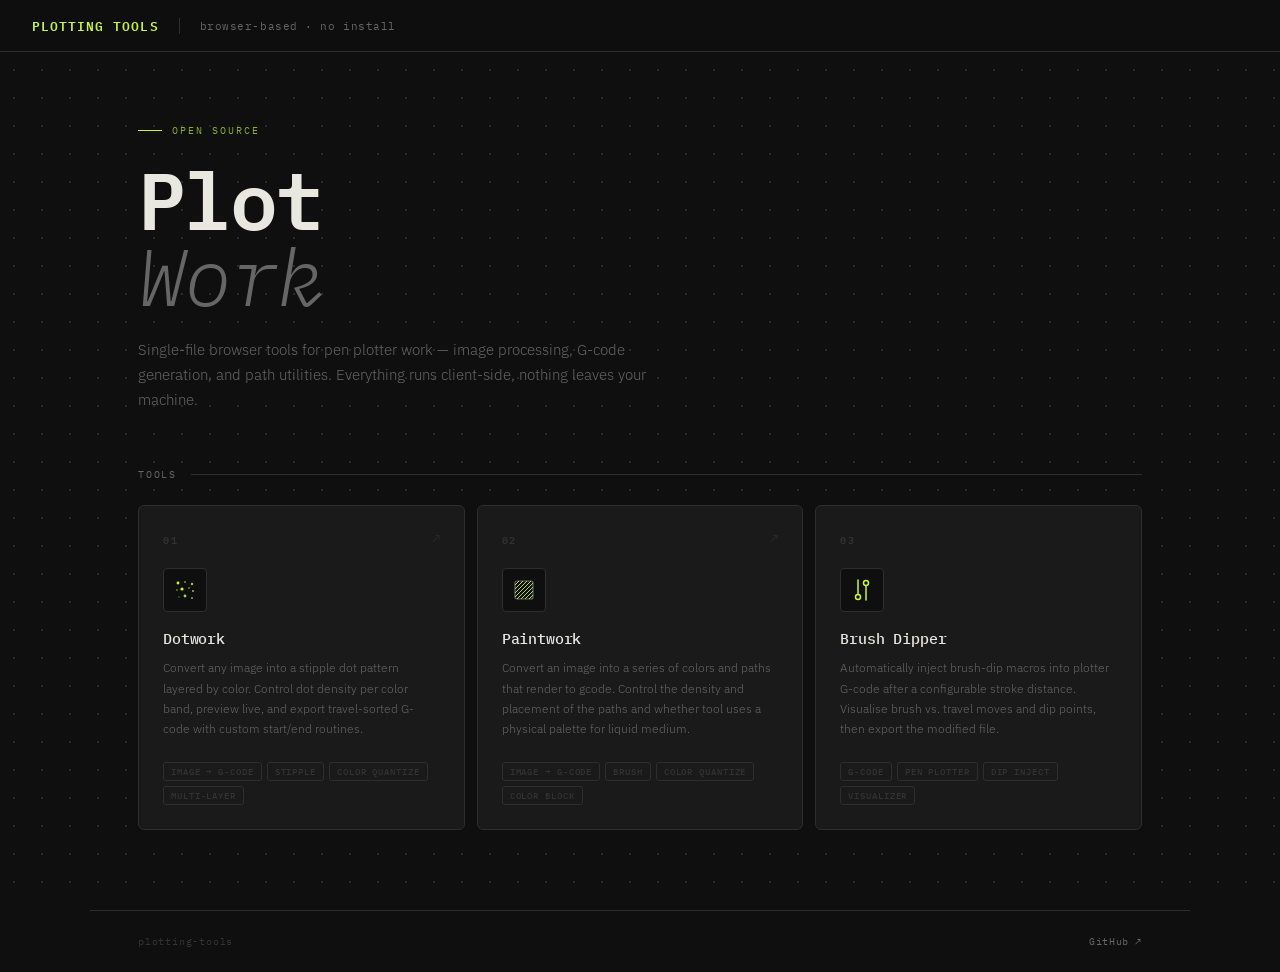
<file: index.html>
<!DOCTYPE html>
<html lang="en">
<head>
<meta charset="UTF-8">
<meta name="viewport" content="width=device-width, initial-scale=1.0">
<title>Plotting Tools</title>
<style>
@import url('https://fonts.googleapis.com/css2?family=IBM+Plex+Mono:ital,wght@0,300;0,400;0,500;0,600;1,400&family=IBM+Plex+Sans:wght@300;400&display=swap');

*, *::before, *::after { box-sizing: border-box; margin: 0; padding: 0; }

:root {
  --bg:           #0f0f0f;
  --surface:      #1a1a1a;
  --surface2:     #222;
  --border:       #2e2e2e;
  --border-hi:    #444;
  --accent:       #c8f542;
  --accent-glow:  rgba(200,245,66,0.12);
  --accent-dim:   #8ab02e;
  --text:         #e8e8e0;
  --text-muted:   #666;
  --text-dim:     #333;
  --mono:         'IBM Plex Mono', monospace;
  --sans:         'IBM Plex Sans', sans-serif;
  --r:            6px;
}

html { scroll-behavior: smooth; }

body {
  background: var(--bg);
  color: var(--text);
  font-family: var(--mono);
  min-height: 100vh;
  /* dot-grid background */
  background-image: radial-gradient(circle, #2a2a2a 1px, transparent 1px);
  background-size: 28px 28px;
  background-attachment: fixed;
}

/* ── top bar (matches app header) ── */
.topbar {
  position: sticky;
  top: 0;
  z-index: 100;
  background: rgba(15,15,15,0.92);
  backdrop-filter: blur(10px);
  -webkit-backdrop-filter: blur(10px);
  border-bottom: 1px solid var(--border);
  padding: 0 32px;
  height: 52px;
  display: flex;
  align-items: center;
  gap: 20px;
}

.topbar-logo {
  font-size: 13px;
  font-weight: 600;
  letter-spacing: 0.08em;
  color: var(--accent);
  text-decoration: none;
}

.topbar-sep {
  width: 1px;
  height: 16px;
  background: var(--border);
}

.topbar-sub {
  font-size: 11px;
  color: var(--text-muted);
  letter-spacing: 0.05em;
}

.topbar-spacer { flex: 1; }

/* ── hero ── */
.hero {
  padding: 72px 48px 56px;
  max-width: 1100px;
  margin: 0 auto;
  opacity: 0;
  animation: rise 0.55s cubic-bezier(0.22,1,0.36,1) 0.05s forwards;
}

.hero-eyebrow {
  display: flex;
  align-items: center;
  gap: 10px;
  margin-bottom: 24px;
}

.hero-eyebrow::before {
  content: '';
  display: block;
  width: 24px;
  height: 1px;
  background: var(--accent);
}

.hero-eyebrow span {
  font-size: 10px;
  letter-spacing: 0.2em;
  text-transform: uppercase;
  color: var(--accent-dim);
}

.hero h1 {
  font-size: clamp(44px, 6.5vw, 80px);
  font-weight: 600;
  letter-spacing: -0.025em;
  line-height: 0.95;
  color: var(--text);
  margin-bottom: 24px;
}

.hero h1 i {
  font-style: italic;
  font-weight: 300;
  color: var(--text-muted);
}

.hero-desc {
  font-family: var(--sans);
  font-weight: 300;
  font-size: 15px;
  color: var(--text-muted);
  line-height: 1.65;
  max-width: 520px;
}

/* ── section ── */
.section {
  max-width: 1100px;
  margin: 0 auto;
  padding: 0 48px 80px;
}

.section-head {
  display: flex;
  align-items: center;
  gap: 14px;
  margin-bottom: 24px;
  opacity: 0;
  animation: rise 0.4s ease 0.25s forwards;
}

.section-head-label {
  font-size: 10px;
  letter-spacing: 0.18em;
  text-transform: uppercase;
  color: var(--text-muted);
  white-space: nowrap;
}

.section-head-line {
  flex: 1;
  height: 1px;
  background: var(--border);
}

/* ── tool grid ── */
.tool-grid {
  display: grid;
  grid-template-columns: repeat(auto-fill, minmax(300px, 1fr));
  gap: 12px;
}

/* ── tool card ── */
.tool-card {
  background: var(--surface);
  border: 1px solid var(--border);
  border-radius: var(--r);
  padding: 24px;
  text-decoration: none;
  color: inherit;
  display: flex;
  flex-direction: column;
  gap: 0;
  position: relative;
  overflow: hidden;
  transition: border-color 0.15s, background 0.15s, transform 0.15s;
  cursor: pointer;
  opacity: 0;
  animation: rise 0.4s cubic-bezier(0.22,1,0.36,1) forwards;
}

.tool-card:hover {
  border-color: var(--border-hi);
  background: var(--surface2);
  transform: translateY(-2px);
}

.tool-card:hover .card-glow { opacity: 1; }
.tool-card:hover .card-num  { color: var(--accent); }
.tool-card:hover .card-arrow { transform: translate(2px,-2px); opacity: 1; }
.tool-card:hover .card-title { color: var(--accent); }

/* accent glow top-left corner */
.card-glow {
  position: absolute;
  top: 0; left: 0;
  width: 180px; height: 180px;
  background: radial-gradient(ellipse at top left, var(--accent-glow), transparent 70%);
  opacity: 0;
  transition: opacity 0.25s;
  pointer-events: none;
}

.card-header {
  display: flex;
  align-items: center;
  justify-content: space-between;
  margin-bottom: 20px;
}

.card-num {
  font-size: 10px;
  font-weight: 600;
  letter-spacing: 0.15em;
  color: var(--text-dim);
  transition: color 0.15s;
}

.card-arrow {
  font-size: 14px;
  color: var(--text-dim);
  opacity: 0.6;
  transition: transform 0.2s ease, opacity 0.15s;
  line-height: 1;
}

/* icon area */
.card-icon-wrap {
  width: 44px;
  height: 44px;
  margin-bottom: 18px;
  border: 1px solid var(--border);
  border-radius: 4px;
  display: flex;
  align-items: center;
  justify-content: center;
  background: var(--bg);
}

.card-icon-wrap svg { width: 24px; height: 24px; }

.card-title {
  font-size: 15px;
  font-weight: 500;
  letter-spacing: -0.01em;
  color: var(--text);
  margin-bottom: 10px;
  line-height: 1.2;
  transition: color 0.15s;
}

.card-desc {
  font-family: var(--sans);
  font-weight: 300;
  font-size: 12px;
  color: var(--text-muted);
  line-height: 1.7;
  flex: 1;
  margin-bottom: 22px;
}

.card-tags {
  display: flex;
  flex-wrap: wrap;
  gap: 5px;
}

.tag {
  font-size: 9px;
  font-weight: 500;
  letter-spacing: 0.1em;
  text-transform: uppercase;
  color: var(--text-dim);
  border: 1px solid var(--border);
  border-radius: 3px;
  padding: 3px 7px;
}

/* ── coming soon card variant ── */
.tool-card.soon {
  opacity: 0;
  animation: rise 0.4s cubic-bezier(0.22,1,0.36,1) forwards;
  cursor: default;
  pointer-events: none;
}

.tool-card.soon .card-title { color: var(--text-dim); }
.tool-card.soon .card-desc  { color: var(--text-dim); }
.tool-card.soon .card-icon-wrap { opacity: 0.35; }

.soon-badge {
  font-size: 9px;
  font-weight: 500;
  letter-spacing: 0.12em;
  text-transform: uppercase;
  color: var(--accent-dim);
  border: 1px solid var(--accent-dim);
  border-radius: 3px;
  padding: 3px 8px;
  width: fit-content;
  margin-bottom: 22px;
}

/* ── footer ── */
footer {
  border-top: 1px solid var(--border);
  padding: 24px 48px;
  max-width: 1100px;
  margin: 0 auto;
  display: flex;
  align-items: center;
  justify-content: space-between;
  opacity: 0;
  animation: rise 0.4s ease 0.8s forwards;
}

.footer-left {
  font-size: 10px;
  letter-spacing: 0.08em;
  color: var(--text-dim);
}

.footer-right {
  display: flex;
  gap: 20px;
  font-size: 10px;
  letter-spacing: 0.06em;
  color: var(--text-dim);
}

.footer-right a {
  color: var(--text-muted);
  text-decoration: none;
  transition: color 0.12s;
}

.footer-right a:hover { color: var(--accent); }

/* ── keyframes ── */
@keyframes rise {
  from { opacity: 0; transform: translateY(10px); }
  to   { opacity: 1; transform: translateY(0); }
}

/* stagger cards */
.tool-card:nth-child(1) { animation-delay: 0.30s; }
.tool-card:nth-child(2) { animation-delay: 0.38s; }
.tool-card:nth-child(3) { animation-delay: 0.46s; }
.tool-card:nth-child(4) { animation-delay: 0.54s; }
.tool-card:nth-child(5) { animation-delay: 0.62s; }
.tool-card:nth-child(6) { animation-delay: 0.70s; }

@media (max-width: 600px) {
  .hero      { padding: 48px 24px 40px; }
  .section   { padding: 0 24px 60px; }
  .topbar    { padding: 0 20px; }
  footer     { padding: 24px; flex-direction: column; gap: 12px; align-items: flex-start; }
}
</style>
</head>
<body>

<!-- top bar -->
<div class="topbar">
  <span class="topbar-logo">PLOTTING TOOLS</span>
  <div class="topbar-sep"></div>
  <span class="topbar-sub">browser-based · no install</span>
  <div class="topbar-spacer"></div>
</div>

<!-- hero -->
<div class="hero">
  <div class="hero-eyebrow"><span>open source</span></div>
  <h1>Plot<br><i>Work</i></h1>
  <p class="hero-desc">Single-file browser tools for pen plotter work — image processing, G-code generation, and path utilities. Everything runs client-side, nothing leaves your machine.</p>
</div>

<!-- tools section -->
<div class="section">
  <div class="section-head">
    <span class="section-head-label">Tools</span>
    <div class="section-head-line"></div>
  </div>

  <div class="tool-grid" id="toolGrid">

    <!-- ── 01 Dotwork / Gcode ── -->
    <a class="tool-card" href="tools/dotwork.html">
      <div class="card-glow"></div>
      <div class="card-header">
        <span class="card-num">01</span>
        <span class="card-arrow">↗</span>
      </div>

      <div class="card-icon-wrap">
        <!-- stipple dots icon -->
        <svg viewBox="0 0 24 24" fill="none" xmlns="http://www.w3.org/2000/svg" aria-hidden="true">
          <circle cx="5"  cy="5"  r="1.4" fill="#c8f542"/>
          <circle cx="12" cy="4"  r="1.0" fill="#c8f542" opacity=".6"/>
          <circle cx="19" cy="6"  r="1.2" fill="#c8f542" opacity=".8"/>
          <circle cx="4"  cy="12" r="0.9" fill="#c8f542" opacity=".5"/>
          <circle cx="9"  cy="11" r="1.6" fill="#c8f542"/>
          <circle cx="16" cy="10" r="0.9" fill="#c8f542" opacity=".55"/>
          <circle cx="20" cy="13" r="1.1" fill="#c8f542" opacity=".7"/>
          <circle cx="6"  cy="19" r="0.8" fill="#c8f542" opacity=".45"/>
          <circle cx="12" cy="18" r="1.4" fill="#c8f542" opacity=".85"/>
          <circle cx="19" cy="20" r="1.1" fill="#c8f542" opacity=".65"/>
        </svg>
      </div>

      <div class="card-title">Dotwork</div>
      <p class="card-desc">Convert any image into a stipple dot pattern layered by color. Control dot density per color band, preview live, and export travel-sorted G-code with custom start/end routines.</p>
      <div class="card-tags">
        <span class="tag">Image → G-code</span>
        <span class="tag">Stipple</span>
        <span class="tag">Color quantize</span>
        <span class="tag">Multi-layer</span>
      </div>
    </a>

    <a class="tool-card" href="tools/paintwork.html">
      <div class="card-glow"></div>
      <div class="card-header">
        <span class="card-num">02</span>
        <span class="card-arrow">↗</span>
      </div>

      <div class="card-icon-wrap">
        <!--  hatch icon -->
        <svg viewBox="0 0 24 24" fill="none" xmlns="http://www.w3.org/2000/svg" aria-hidden="true">
          <rect x="3" y="3" width="18" height="18" rx="2" stroke="#666" stroke-width="1.2"/>
          <line x1="7"  y1="3"  x2="3"  y2="7"  stroke="#c8f542" stroke-width="0.9"/>
          <line x1="11" y1="3"  x2="3"  y2="11" stroke="#c8f542" stroke-width="0.9"/>
          <line x1="15" y1="3"  x2="3"  y2="15" stroke="#c8f542" stroke-width="0.9"/>
          <line x1="19" y1="3"  x2="3"  y2="19" stroke="#c8f542" stroke-width="0.9"/>
          <line x1="21" y1="5"  x2="5"  y2="21" stroke="#c8f542" stroke-width="0.9"/>
          <line x1="21" y1="9"  x2="9"  y2="21" stroke="#c8f542" stroke-width="0.9"/>
          <line x1="21" y1="13" x2="13" y2="21" stroke="#c8f542" stroke-width="0.9"/>
          <line x1="21" y1="17" x2="17" y2="21" stroke="#c8f542" stroke-width="0.9"/>
        </svg>
      </div>

      <div class="card-title">Paintwork</div>
      <p class="card-desc">Convert an image into a series of colors and paths that render to gcode. Control the density and placement of the paths and whether tool uses a physical palette for liquid medium.</p>
      <div class="card-tags">
        <span class="tag">Image → G-code</span>
        <span class="tag">Brush</span>
        <span class="tag">Color quantize</span>
        <span class="tag">Color Block</span>
      </div>
    </a>

    <!-- ── 03 SVG Path Optimizer (soon) ── -->
    <!-- <div class="tool-card soon">
      <div class="card-header">
        <span class="card-num">02</span>
      </div>

      <div class="card-icon-wrap">
        <svg viewBox="0 0 24 24" fill="none" xmlns="http://www.w3.org/2000/svg" aria-hidden="true">
          <path d="M3 12 Q8 4 12 12 Q16 20 21 12" stroke="#666" stroke-width="1.5" fill="none" stroke-linecap="round"/>
          <circle cx="3"  cy="12" r="1.5" fill="#666"/>
          <circle cx="12" cy="12" r="1.5" fill="#666"/>
          <circle cx="21" cy="12" r="1.5" fill="#666"/>
        </svg>
      </div>

      <div class="card-title">Pathwork</div>
      <div class="soon-badge">Coming soon</div>
      <p class="card-desc">Create paths from SVG shapes and reorder them to minimise pen travel using a nearest-neighbour heuristic. Upload an SVG, preview the optimised route, download a plotter-ready file.</p>
      <div class="card-tags">
        <span class="tag">SVG</span>
        <span class="tag">Path sort</span>
        <span class="tag">Travel opt.</span>
      </div>
    </div> -->

    <!-- ── Brush Dipper ── -->
<a class="tool-card" href="tools/dipwork.html">
  <div class="card-glow"></div>
  <div class="card-header">
    <span class="card-num">03</span>
  </div>

  <div class="card-icon-wrap">
    <svg viewBox="0 0 24 24" fill="none" xmlns="http://www.w3.org/2000/svg" aria-hidden="true">
      <line x1="8" y1="2" x2="8" y2="16" stroke="#c8f542" stroke-width="1.5" stroke-linecap="round"/>
      <circle cx="8" cy="19" r="2.5" stroke="#c8f542" stroke-width="1.5" fill="none"/>
      <circle cx="16" cy="5" r="2.5" stroke="#c8f542" stroke-width="1.5" fill="none"/>
      <line x1="16" y1="8" x2="16" y2="22" stroke="#c8f542" stroke-width="1.5" stroke-linecap="round"/>
    </svg>
  </div>

  <div class="card-title">Brush Dipper</div>
  <p class="card-desc">Automatically inject brush-dip macros into plotter G-code after a configurable stroke distance. Visualise brush vs. travel moves and dip points, then export the modified file.</p>
  <div class="card-tags">
    <span class="tag">G-code</span>
    <span class="tag">Pen plotter</span>
    <span class="tag">Dip inject</span>
    <span class="tag">Visualizer</span>
  </div>
</a>

  </div>
</div>

<footer>
  <span class="footer-left">plotting-tools</span>
  <div class="footer-right">
    <a href="https://github.com/rilmar/PlotterPainter" target="_blank" rel="noopener">GitHub ↗</a>
  </div>
</footer>

<script>
  const live = document.querySelectorAll('#toolGrid a.tool-card').length;
  document.getElementById('liveCount').textContent = String(live).padStart(2, '0');
  document.getElementById('toolMeta').textContent = `${live} tool${live !== 1 ? 's' : ''} available`;
</script>

</body>
</html>
</file>
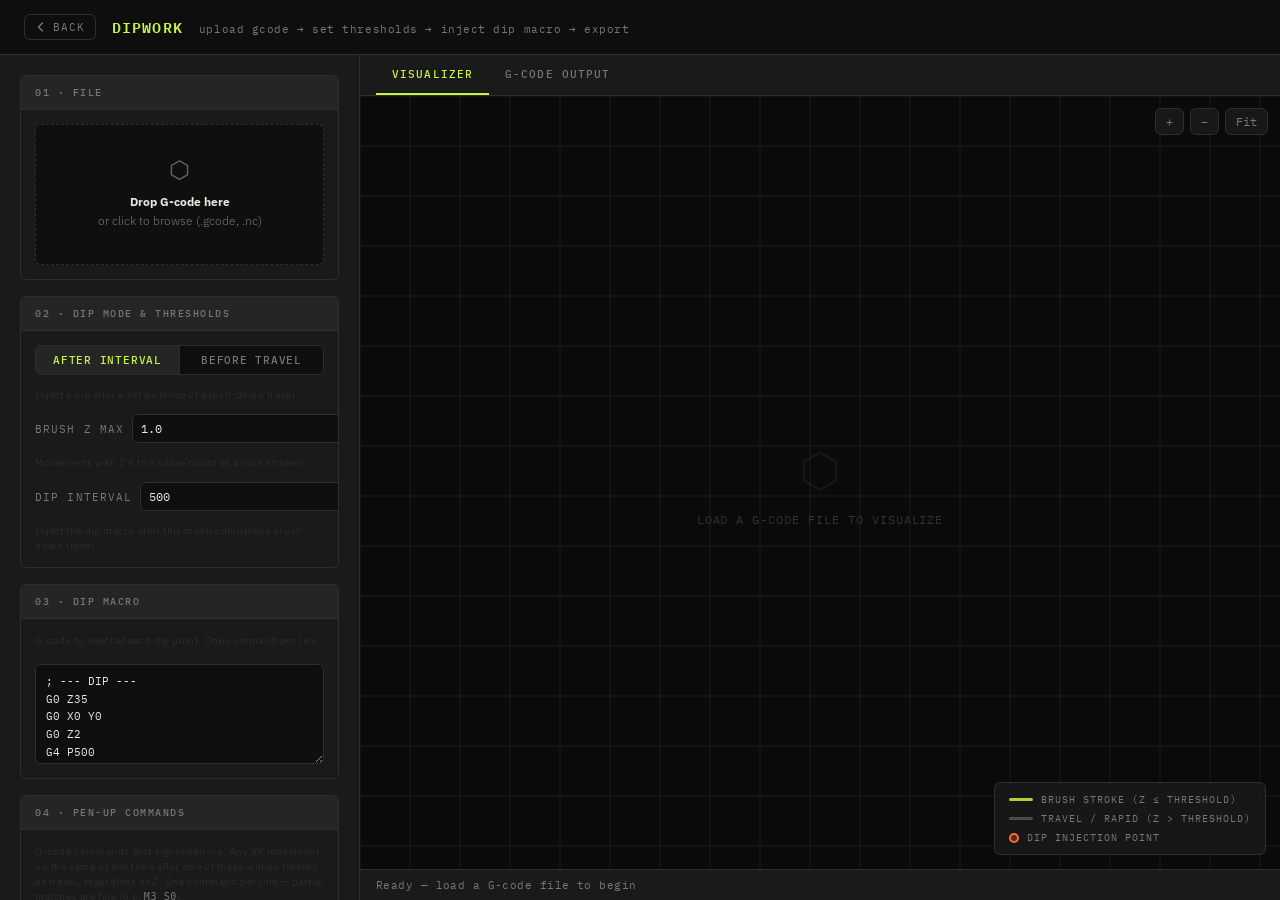
<file: tools/dipwork.html>
<!DOCTYPE html>
<html lang="en">
<head>
<meta charset="UTF-8">
<meta name="viewport" content="width=device-width, initial-scale=1.0">
<title>Brush Dipper / G-code Dip Injector</title>
<style>
@import url('https://fonts.googleapis.com/css2?family=IBM+Plex+Mono:ital,wght@0,300;0,400;0,500;0,600;1,300&family=IBM+Plex+Sans:wght@300;400&display=swap');

*, *::before, *::after { box-sizing: border-box; margin: 0; padding: 0; }

:root {
  --bg:         #0f0f0f;
  --surface:    #1a1a1a;
  --surface2:   #252525;
  --border:     #2e2e2e;
  --border-hi:  #444;
  --accent:     #c8f542;
  --accent-dim: #8ab02e;
  --text:       #e8e8e0;
  --text-muted: #777;
  --text-dim:   #333;
  --mono:       'IBM Plex Mono', monospace;
  --sans:       'IBM Plex Sans', sans-serif;
  --radius:     6px;
  --col-brush:  #c8f542;
  --col-travel: #444;
  --col-dip:    #ff6b35;
}

/* Lock the entire page to the viewport — nothing overflows the shell */
html, body {
  height: 100vh;
  overflow: hidden;
}
body {
  font-family: var(--mono);
  background: var(--bg);
  color: var(--text);
  display: flex;
  flex-direction: column;
  font-size: 14px;
}

/* ─── HEADER ─── */
header {
  padding: 14px 24px;
  border-bottom: 1px solid var(--border);
  background: rgba(15,15,15,0.96);
  display: flex;
  align-items: baseline;
  gap: 16px;
  flex-shrink: 0;
  backdrop-filter: blur(4px);
  z-index: 50;
}
header h1 {
  font-size: 15px;
  font-weight: 600;
  letter-spacing: 0.08em;
  color: var(--accent);
  text-transform: uppercase;
}
header span {
  font-size: 11px;
  color: var(--text-muted);
  letter-spacing: 0.05em;
}

/* ─── APP SHELL ─── */
/* Takes all remaining height after the header; never grows beyond it */
.app {
  display: grid;
  grid-template-columns: 360px 1fr;
  flex: 1;
  min-height: 0;        /* critical — lets flex child shrink below content size */
  overflow: hidden;
}

/* ─── SIDEBAR ─── */
.sidebar {
  background: var(--surface);
  border-right: 1px solid var(--border);
  padding: 20px;
  display: flex;
  flex-direction: column;
  gap: 16px;
  overflow-y: auto;     /* sidebar scrolls independently */
  min-height: 0;
}

/* ─── SECTIONS ─── */
.section {
  background: var(--surface);
  border: 1px solid var(--border);
  border-radius: var(--radius);
  overflow: hidden;
  flex-shrink: 0;
  opacity: 0;
  animation: rise 0.4s ease forwards;
}
.section:nth-child(1) { animation-delay: 0.05s; }
.section:nth-child(2) { animation-delay: 0.12s; }
.section:nth-child(3) { animation-delay: 0.19s; }
.section:nth-child(4) { animation-delay: 0.26s; }
.section:nth-child(5) { animation-delay: 0.33s; }
.section:nth-child(6) { animation-delay: 0.40s; }

@keyframes rise {
  from { opacity: 0; transform: translateY(10px); }
  to   { opacity: 1; transform: translateY(0); }
}

.section-head {
  padding: 10px 14px;
  background: var(--surface2);
  border-bottom: 1px solid var(--border);
  font-size: 10px;
  font-weight: 500;
  letter-spacing: 0.15em;
  color: var(--text-muted);
  text-transform: uppercase;
  display: flex;
  align-items: center;
  justify-content: space-between;
}
.section-body { padding: 14px; display: flex; flex-direction: column; gap: 12px; }

/* ─── DROP ZONE ─── */
.drop-zone {
  border: 1.5px dashed var(--border);
  border-radius: var(--radius);
  padding: 28px 16px;
  text-align: center;
  cursor: pointer;
  transition: border-color 0.15s, background 0.15s;
  background: var(--bg);
  position: relative;
}
.drop-zone:hover, .drop-zone.dragover {
  border-color: var(--accent);
  background: rgba(200,245,66,0.04);
}
.drop-zone .icon { font-size: 24px; margin-bottom: 8px; display: block; opacity: 0.4; }
.drop-zone p {
  font-size: 12px;
  color: var(--text-muted);
  line-height: 1.55;
  font-family: var(--sans);
  font-weight: 300;
}
.drop-zone strong { color: var(--text); }
.drop-zone input[type=file] {
  position: absolute; inset: 0; opacity: 0;
  cursor: pointer; width: 100%; height: 100%;
}
.drop-zone.loaded { border-color: var(--accent-dim); background: rgba(138,176,46,0.06); }
.file-name { font-size: 11px; color: var(--accent); margin-top: 6px; word-break: break-all; }

/* ─── CONTROLS ─── */
.input-row { display: flex; align-items: center; gap: 8px; }
.input-row label {
  font-size: 11px; color: var(--text-muted);
  text-transform: uppercase; letter-spacing: 0.1em;
  white-space: nowrap; flex: 1;
}
.input-row input { width: 90px; flex-shrink: 0; }
.input-unit { font-size: 11px; color: var(--text-dim); white-space: nowrap; }

input[type=number] {
  color: var(--text); background: var(--bg);
  border: 1px solid var(--border); border-radius: var(--radius);
  padding: 6px 8px; font-family: var(--mono); font-size: 12px;
  outline: none; transition: border-color 0.15s; -moz-appearance: textfield; width: 100%;
}
input[type=number]:focus { border-color: var(--accent); }
input::-webkit-outer-spin-button,
input::-webkit-inner-spin-button { -webkit-appearance: none; margin: 0; }

textarea {
  width: 100%; font-family: var(--mono); font-size: 11px; line-height: 1.6;
  color: var(--text); background: var(--bg); border: 1px solid var(--border);
  border-radius: var(--radius); padding: 8px 10px; resize: vertical;
  outline: none; transition: border-color 0.15s; min-height: 100px;
}
textarea:focus { border-color: var(--accent); }

/* ─── MODE TOGGLE ─── */
.mode-btn {
  flex: 1; padding: 7px 10px; font-family: var(--mono); font-size: 11px;
  font-weight: 500; letter-spacing: 0.07em; text-transform: uppercase;
  background: var(--bg); color: var(--text-muted); border: none;
  cursor: pointer; transition: background 0.12s, color 0.12s;
}
.mode-btn + .mode-btn { border-left: 1px solid var(--border); }
.mode-btn-active { background: var(--surface2); color: var(--accent); }

/* ─── BUTTONS ─── */
.btn {
  padding: 8px 16px; font-family: var(--mono); font-size: 12px;
  font-weight: 500; letter-spacing: 0.06em;
  border: 1px solid var(--accent); border-radius: var(--radius);
  background: var(--accent); color: #0f0f0f; cursor: pointer;
  transition: all 0.12s; text-transform: uppercase; width: 100%;
}
.btn:hover { background: #d4ff55; border-color: #d4ff55; }
.btn:active { transform: scale(0.98); }
.btn:disabled { opacity: 0.35; cursor: not-allowed; transform: none; }
.btn.secondary { background: transparent; color: var(--text-muted); border-color: var(--border); }
.btn.secondary:hover { color: var(--text); border-color: var(--border-hi); background: var(--surface2); }

/* ─── STATS ─── */
.stats-row { display: grid; grid-template-columns: 1fr 1fr; gap: 8px; }
.stat-box { background: var(--bg); border: 1px solid var(--border); border-radius: var(--radius); padding: 8px 10px; }
.stat-label { font-size: 9px; letter-spacing: 0.12em; text-transform: uppercase; color: var(--text-dim); margin-bottom: 3px; }
.stat-value { font-size: 14px; font-weight: 600; color: var(--accent); }

/* ─── MAIN COLUMN ─── */
.main {
  display: flex;
  flex-direction: column;
  overflow: hidden;   /* main column never scrolls as a whole */
  min-height: 0;
  background: var(--bg);
}

/* ─── TABS ─── */
.tabs {
  display: flex;
  border-bottom: 1px solid var(--border);
  background: var(--surface);
  padding: 0 16px;
  flex-shrink: 0;
}
.tab {
  padding: 12px 16px; font-size: 11px; font-weight: 500;
  letter-spacing: 0.1em; text-transform: uppercase; color: var(--text-muted);
  cursor: pointer; border-bottom: 2px solid transparent;
  border-top: none; border-left: none; border-right: none;
  background: none; font-family: var(--mono); transition: color 0.15s, border-color 0.15s;
}
.tab:hover { color: var(--text); }
.tab.active { color: var(--accent); border-bottom-color: var(--accent); }

/* Each tab panel fills the remaining height and clips; its children scroll */
.tab-panel {
  display: none;
  flex-direction: column;
  flex: 1;
  min-height: 0;      /* critical — without this, flex children ignore overflow */
  overflow: hidden;
}
.tab-panel.active { display: flex; }

/* ─── VISUALIZER TAB ─── */
.canvas-wrap {
  flex: 1;
  min-height: 0;
  overflow: hidden;
  position: relative;
  background: #0a0a0a;
}
#vizCanvas {
  display: block;
  width: 100%;
  height: 100%;
  cursor: grab;
}
#vizCanvas:active { cursor: grabbing; }

.canvas-legend {
  position: absolute; bottom: 14px; right: 14px;
  background: rgba(26,26,26,0.92); border: 1px solid var(--border);
  border-radius: var(--radius); padding: 10px 14px;
  display: flex; flex-direction: column; gap: 6px;
  backdrop-filter: blur(6px);
}
.legend-item {
  display: flex; align-items: center; gap: 8px;
  font-size: 10px; letter-spacing: 0.1em; text-transform: uppercase; color: var(--text-muted);
}
.legend-swatch { width: 24px; height: 3px; border-radius: 2px; flex-shrink: 0; }
.legend-dip-mark {
  width: 10px; height: 10px; border-radius: 50%; flex-shrink: 0;
  border: 2px solid var(--col-dip); background: rgba(255,107,53,0.25);
}

.canvas-controls { position: absolute; top: 12px; right: 12px; display: flex; gap: 6px; }
.canvas-btn {
  background: rgba(26,26,26,0.9); border: 1px solid var(--border);
  border-radius: var(--radius); color: var(--text-muted); font-family: var(--mono);
  font-size: 12px; padding: 5px 10px; cursor: pointer; transition: all 0.12s;
  backdrop-filter: blur(4px);
}
.canvas-btn:hover { border-color: var(--border-hi); color: var(--text); }

.empty-state {
  position: absolute; inset: 0;
  display: flex; flex-direction: column; align-items: center; justify-content: center;
  gap: 12px; color: var(--text-dim); pointer-events: none;
}
.empty-state .big-icon { font-size: 48px; opacity: 0.3; }
.empty-state p { font-size: 12px; letter-spacing: 0.08em; text-transform: uppercase; }

/* ─── GCODE TAB ─── */
/* The gcode tab panel is already a flex column that fills the available height.
   The toolbar is fixed height; the viewer takes all remaining space and scrolls. */
.gcode-toolbar {
  padding: 8px 14px; background: var(--surface2);
  border-bottom: 1px solid var(--border);
  display: flex; gap: 8px; align-items: center; flex-shrink: 0;
}
.gcode-toolbar-spacer { flex: 1; }

.gcode-viewer {
  display: flex;
  flex-direction: row;
  flex: 1;
  min-height: 0;       /* lets it shrink to fit the panel */
  overflow: hidden;
  font-family: var(--mono);
  font-size: 11px;
  line-height: 1.6;
  background: var(--surface);
}

/* Line numbers: no independent scroll — they mirror the code pane via JS */
.gcode-linenos {
  flex-shrink: 0;
  width: 55px;
  padding: 10px 8px 10px 12px;
  background: var(--bg);
  border-right: 1px solid var(--border);
  color: var(--text-dim);
  text-align: right;
  overflow: hidden;    /* hidden — scrollTop driven by JS to match code pane */
  user-select: none;
  white-space: pre;
}

/* Code pane: this is the only thing that actually scrolls */
.gcode-code {
  flex: 1;
  padding: 10px 14px;
  overflow: auto;      /* scrolls freely */
  white-space: pre;
}

/* gcode syntax colors */
.gc-normal  { color: var(--text-muted); }
.gc-brush   { color: var(--col-brush); }
.gc-travel  { color: #5a7a3a; }
.gc-dip     { color: var(--col-dip); }
.gc-comment { color: #3a5a3a; font-style: italic; }

/* ─── STATUS BAR ─── */
.status-bar {
  padding: 8px 16px; font-size: 11px; color: var(--text-muted);
  border-top: 1px solid var(--border); background: var(--surface);
  letter-spacing: 0.04em; flex-shrink: 0;
}
.status-bar span.v { color: var(--accent); }

/* ─── TAG ─── */
.tag {
  font-size: 9px; font-weight: 500; letter-spacing: 0.1em; text-transform: uppercase;
  color: var(--text-dim); border: 1px solid var(--border); border-radius: 3px; padding: 3px 7px;
}
.tag.accent { color: var(--accent-dim); border-color: var(--accent-dim); }

/* ─── SCROLLBARS ─── */
::-webkit-scrollbar { width: 6px; height: 6px; }
::-webkit-scrollbar-track { background: var(--bg); }
::-webkit-scrollbar-thumb { background: var(--border); border-radius: 3px; }
::-webkit-scrollbar-thumb:hover { background: var(--border-hi); }
</style>
</head>
<body>

<header>
  <a href="../index.html" style="display:flex;align-items:center;gap:6px;color:var(--text-muted);text-decoration:none;font-size:11px;letter-spacing:0.08em;text-transform:uppercase;border:1px solid var(--border);border-radius:var(--radius);padding:5px 10px;transition:color 0.15s,border-color 0.15s;flex-shrink:0;" onmouseover="this.style.color='var(--text)';this.style.borderColor='var(--border-hi)'" onmouseout="this.style.color='var(--text-muted)';this.style.borderColor='var(--border)'">
    <svg width="12" height="12" viewBox="0 0 12 12" fill="none" xmlns="http://www.w3.org/2000/svg" aria-hidden="true">
      <path d="M7.5 2L3.5 6L7.5 10" stroke="currentColor" stroke-width="1.5" stroke-linecap="round" stroke-linejoin="round"/>
    </svg>
    Back
  </a>
  <h1>Dipwork</h1>
  <span>upload gcode → set thresholds → inject dip macro → export</span>
</header>

<div class="app">

  <!-- ─── SIDEBAR ─── -->
  <div class="sidebar">

    <div class="section">
      <div class="section-head">01 · File</div>
      <div class="section-body">
        <div class="drop-zone" id="dropZone">
          <input type="file" id="fileInput" accept=".gcode,.nc,.cnc,.txt">
          <span class="icon">⬡</span>
          <p><strong>Drop G-code here</strong><br>or click to browse (.gcode, .nc)</p>
          <div class="file-name" id="fileName"></div>
        </div>
      </div>
    </div>

    <div class="section">
      <div class="section-head">02 · Dip Mode &amp; Thresholds</div>
      <div class="section-body">

        <!-- Mode toggle -->
        <div style="display:flex;gap:0;border:1px solid var(--border);border-radius:var(--radius);overflow:hidden;flex-shrink:0;">
          <button id="modeInterval" class="mode-btn mode-btn-active">After interval</button>
          <button id="modeTravel"   class="mode-btn">Before travel</button>
        </div>
        <div id="modeDesc" style="font-size:10px;color:var(--text-dim);letter-spacing:0.06em;line-height:1.5;font-family:var(--sans);font-weight:300;">
          Inject a dip after a set distance of brush-down travel.
        </div>

        <div class="input-row">
          <label>Brush Z Max</label>
          <input type="number" id="zThresh" value="1.0" step="0.1" min="-100" max="100">
          <span class="input-unit">mm</span>
        </div>
        <div style="font-size:10px;color:var(--text-dim);letter-spacing:0.06em;line-height:1.5;font-family:var(--sans);font-weight:300;">
          Movements with Z ≤ this value count as brush strokes.
        </div>

        <div class="input-row" id="dipDistRow">
          <label>Dip Interval</label>
          <input type="number" id="dipDist" value="500" step="10" min="1">
          <span class="input-unit">mm</span>
        </div>
        <div id="dipDistDesc" style="font-size:10px;color:var(--text-dim);letter-spacing:0.06em;line-height:1.5;font-family:var(--sans);font-weight:300;">
          Inject the dip macro after this much cumulative brush-down travel.
        </div>

      </div>
    </div>

    <div class="section">
      <div class="section-head">03 · Dip Macro</div>
      <div class="section-body">
        <div style="font-size:10px;color:var(--text-dim);letter-spacing:0.06em;line-height:1.5;font-family:var(--sans);font-weight:300;margin-bottom:4px;">
          G-code to inject at each dip point. One command per line.
        </div>
        <textarea id="dipMacro" spellcheck="false">; --- DIP ---
G0 Z35
G0 X0 Y0
G0 Z2
G4 P500
G0 Z35
; --- RESUME ---</textarea>
      </div>
    </div>

    <div class="section">
      <div class="section-head">04 · Pen-Up Commands</div>
      <div class="section-body">
        <div style="font-size:10px;color:var(--text-dim);letter-spacing:0.06em;line-height:1.5;font-family:var(--sans);font-weight:300;margin-bottom:4px;">
          G-code commands that signal pen-up. Any XY movement on the same or next line after one of these will be treated as travel, regardless of Z. One command per line — partial matches are fine (e.g. <code style="color:var(--text-muted)">M3 S0</code>).
        </div>
        <textarea id="penUpCmds" spellcheck="false" style="min-height:72px;">M3 S250</textarea>
      </div>
    </div>

    <div class="section">
      <div class="section-head">05 · Actions</div>
      <div class="section-body">
        <button class="btn" id="processBtn" disabled>Process G-code</button>
        <button class="btn secondary" id="exportBtn" disabled>Export Modified G-code</button>
      </div>
    </div>

    <div class="section">
      <div class="section-head">06 · Stats</div>
      <div class="section-body" style="gap:8px;">
        <div class="stats-row">
          <div class="stat-box"><div class="stat-label">Lines</div><div class="stat-value" id="statLines">—</div></div>
          <div class="stat-box"><div class="stat-label">Dip Points</div><div class="stat-value" id="statDips">—</div></div>
        </div>
        <div class="stats-row">
          <div class="stat-box"><div class="stat-label">Brush Dist</div><div class="stat-value" id="statBrush">—</div></div>
          <div class="stat-box"><div class="stat-label">Travel Dist</div><div class="stat-value" id="statTravel">—</div></div>
        </div>
        <div class="stats-row">
          <div class="stat-box" style="grid-column:1/-1;"><div class="stat-label">Total Moves</div><div class="stat-value" id="statMoves">—</div></div>
        </div>
      </div>
    </div>

  </div><!-- /sidebar -->

  <!-- ─── MAIN ─── -->
  <div class="main">

    <div class="tabs">
      <button class="tab active" data-tab="visualizer">Visualizer</button>
      <button class="tab" data-tab="gcode">G-code Output</button>
    </div>

    <!-- VISUALIZER PANEL -->
    <div class="tab-panel active" id="tab-visualizer">
      <div class="canvas-wrap">
        <canvas id="vizCanvas"></canvas>
        <div class="canvas-controls">
          <button class="canvas-btn" id="zoomIn">+</button>
          <button class="canvas-btn" id="zoomOut">−</button>
          <button class="canvas-btn" id="zoomFit">Fit</button>
        </div>
        <div class="canvas-legend">
          <div class="legend-item">
            <div class="legend-swatch" style="background:var(--col-brush);opacity:0.85;"></div>
            Brush stroke (Z ≤ threshold)
          </div>
          <div class="legend-item">
            <div class="legend-swatch" style="background:var(--col-travel);border:1px dashed #555;"></div>
            Travel / rapid (Z > threshold)
          </div>
          <div class="legend-item">
            <div class="legend-dip-mark"></div>
            Dip injection point
          </div>
        </div>
        <div class="empty-state" id="emptyState">
          <div class="big-icon">⬡</div>
          <p>Load a G-code file to visualize</p>
        </div>
      </div>
      <div class="status-bar" id="statusBar">Ready — load a G-code file to begin</div>
    </div>

    <!-- GCODE OUTPUT PANEL -->
    <div class="tab-panel" id="tab-gcode">
      <div class="gcode-toolbar">
        <span class="tag">Output Preview</span>
        <span style="font-size:10px;color:var(--text-dim);letter-spacing:0.06em;margin-left:8px;">Dip lines highlighted in orange</span>
        <div class="gcode-toolbar-spacer"></div>
        <span class="tag accent" id="dipCountTag">0 dip points</span>
      </div>
      <div class="gcode-viewer">
        <div class="gcode-linenos" id="gcodeLinenos"></div>
        <div class="gcode-code"    id="gcodeDisplay">
          <span style="color:var(--text-dim);letter-spacing:0.06em;">; Load and process a G-code file to see output here</span>
        </div>
      </div>
    </div>

  </div><!-- /main -->
</div><!-- /app -->

<script>
/* ═══════════════════════════════════════════════════════════
   STATE
═══════════════════════════════════════════════════════════ */
let rawLines      = [];
let parsedMoves   = [];
let processedLines = [];
let dipPoints     = [];
let stats         = {};
let dipMode       = 'interval'; // 'interval' | 'travel'

let pan  = { x: 0, y: 0 };
let zoom = 1;
let isDragging = false;
let lastMouse  = { x: 0, y: 0 };
let bounds = { minX: 0, minY: 0, maxX: 100, maxY: 100 };

/* ═══════════════════════════════════════════════════════════
   FILE LOADING
═══════════════════════════════════════════════════════════ */
const dropZone = document.getElementById('dropZone');
const fileInput = document.getElementById('fileInput');

dropZone.addEventListener('dragover', e => { e.preventDefault(); dropZone.classList.add('dragover'); });
dropZone.addEventListener('dragleave', () => dropZone.classList.remove('dragover'));
dropZone.addEventListener('drop', e => {
  e.preventDefault();
  dropZone.classList.remove('dragover');
  const file = e.dataTransfer.files[0];
  if (file) loadFile(file);
});
fileInput.addEventListener('change', e => { if (e.target.files[0]) loadFile(e.target.files[0]); });

function loadFile(file) {
  const reader = new FileReader();
  reader.onload = ev => {
    rawLines = ev.target.result.split('\n');
    document.getElementById('fileName').textContent = file.name;
    dropZone.classList.add('loaded');
    document.getElementById('processBtn').disabled = false;
    setStatus('Loaded: ' + file.name + ' — ' + rawLines.length + ' lines');
    processGcode();
  };
  reader.readAsText(file);
}

function setDipMode(mode) {
  dipMode = mode;
  document.getElementById('modeInterval').classList.toggle('mode-btn-active', mode === 'interval');
  document.getElementById('modeTravel').classList.toggle('mode-btn-active',   mode === 'travel');
  const distRow  = document.getElementById('dipDistRow');
  const distDesc = document.getElementById('dipDistDesc');
  const modeDesc = document.getElementById('modeDesc');
  if (mode === 'interval') {
    distRow.style.display  = '';
    distDesc.style.display = '';
    modeDesc.textContent   = 'Inject a dip after a set distance of brush-down travel.';
  } else {
    distRow.style.display  = 'none';
    distDesc.style.display = 'none';
    modeDesc.textContent   = 'Inject a dip before every transition from brush stroke to travel move.';
  }
  if (rawLines.length) processGcode();
}

function getPenUpPatterns() {
  return document.getElementById('penUpCmds').value
    .split('\n')
    .map(l => l.trim().toUpperCase())
    .filter(l => l.length > 0);
}

/* ═══════════════════════════════════════════════════════════
   GCODE PARSER
═══════════════════════════════════════════════════════════ */
function parseGcode(lines, penUpPatterns) {
  let x = 0, y = 0, z = 0;
  let penUp = false;   // true after a pen-up command, cleared after first XY move
  const moves = [];
  for (let i = 0; i < lines.length; i++) {
    const raw  = lines[i];
    const line = raw.split(';')[0].split('(')[0].trim().toUpperCase();
    if (!line) continue;

    // Check if this line contains a pen-up command
    const lineMatchesPenUp = penUpPatterns.some(p => line.includes(p));
    if (lineMatchesPenUp) { penUp = true; continue; }

    const isG0 = /^G0(\s|$)/.test(line) || /^G00(\s|$)/.test(line);
    const isG1 = /^G1(\s|$)/.test(line) || /^G01(\s|$)/.test(line);
    if (isG0 || isG1) {
      const xm = line.match(/X([-\d.]+)/);
      const ym = line.match(/Y([-\d.]+)/);
      const zm = line.match(/Z([-\d.]+)/);
      const nx = xm ? parseFloat(xm[1]) : x;
      const ny = ym ? parseFloat(ym[1]) : y;
      const nz = zm ? parseFloat(zm[1]) : z;
      const dx = nx - x, dy = ny - y;
      const hasXY = !!(xm || ym);

      moves.push({ x: nx, y: ny, z: nz, fromX: x, fromY: y,
                   dist: Math.sqrt(dx*dx + dy*dy), isG0, lineIdx: i,
                   isMove: hasXY, forcedTravel: hasXY && penUp });

      // Clear pen-up state once we've consumed an XY move
      if (hasXY) penUp = false;
      x = nx; y = ny; z = nz;
    }
  }
  return moves;
}

/* ═══════════════════════════════════════════════════════════
   PROCESS
═══════════════════════════════════════════════════════════ */
function processGcode() {
  if (!rawLines.length) return;
  const zThresh     = parseFloat(document.getElementById('zThresh').value);
  const dipDist     = parseFloat(document.getElementById('dipDist').value);
  const macro       = document.getElementById('dipMacro').value;
  const penUpPats   = getPenUpPatterns();

  parsedMoves = parseGcode(rawLines, penUpPats);

  dipPoints = [];
  const dipInsertions = new Map();

  if (dipMode === 'interval') {
    // ── Mode A: inject after N mm of brush travel ──
    let brushAccum = 0, lastDipAccum = 0;
    for (let i = 0; i < parsedMoves.length; i++) {
      const m = parsedMoves[i];
      if (!m.isMove) continue;
      const isBrush = m.z <= zThresh && !m.forcedTravel;
      if (isBrush && m.dist > 0) {
        brushAccum += m.dist;
        if (brushAccum - lastDipAccum >= dipDist) {
          const dipNum = dipPoints.length + 1;
          dipPoints.push({ x: m.x, y: m.y, moveIdx: i, lineIdx: m.lineIdx });
          dipInsertions.set(m.lineIdx, dipNum);
          lastDipAccum = brushAccum;
        }
      }
    }
  } else {
    // ── Mode B: inject before every brush→travel transition ──
    // Find the last brush move before each travel move (or forced-travel move).
    // We inject BEFORE the travel line, i.e. after the preceding brush line index.
    let lastBrushMove = null;
    for (let i = 0; i < parsedMoves.length; i++) {
      const m = parsedMoves[i];
      if (!m.isMove) continue;
      const isBrush = m.z <= zThresh && !m.forcedTravel;
      if (isBrush) {
        lastBrushMove = m;
      } else {
        // This is a travel move — if there was a preceding brush move, dip after it
        if (lastBrushMove && !dipInsertions.has(lastBrushMove.lineIdx)) {
          const dipNum = dipPoints.length + 1;
          dipPoints.push({ x: lastBrushMove.x, y: lastBrushMove.y, moveIdx: i, lineIdx: lastBrushMove.lineIdx });
          dipInsertions.set(lastBrushMove.lineIdx, dipNum);
        }
        lastBrushMove = null; // reset — don't re-dip for consecutive travel moves
      }
    }
  }

  const macroLines = macro.split('\n').map(l => l.trimEnd()).filter(l => l.length > 0);
  processedLines = [];
  for (let i = 0; i < rawLines.length; i++) {
    processedLines.push({ text: rawLines[i], isDip: false });
    if (dipInsertions.has(i)) {
      const n = dipInsertions.get(i);
      processedLines.push({ text: '; \u2550\u2550 DIP POINT ' + n + ' \u2550\u2550', isDip: true });
      for (const ml of macroLines) processedLines.push({ text: ml, isDip: true });
    }
  }

  let brushTotal = 0, travelTotal = 0;
  for (const m of parsedMoves) {
    if (!m.isMove) continue;
    if (m.z <= zThresh && !m.forcedTravel) brushTotal += m.dist;
    else travelTotal += m.dist;
  }
  stats = { lines: rawLines.length, dips: dipPoints.length,
            brush: brushTotal, travel: travelTotal,
            moves: parsedMoves.filter(m => m.isMove).length };

  updateStats();
  renderGcodeView();
  renderCanvas();
  document.getElementById('exportBtn').disabled = false;
}

/* ═══════════════════════════════════════════════════════════
   STATS
═══════════════════════════════════════════════════════════ */
function updateStats() {
  document.getElementById('statLines').textContent  = stats.lines.toLocaleString();
  document.getElementById('statDips').textContent   = stats.dips;
  document.getElementById('statBrush').textContent  = stats.brush.toFixed(0) + 'mm';
  document.getElementById('statTravel').textContent = stats.travel.toFixed(0) + 'mm';
  document.getElementById('statMoves').textContent  = stats.moves.toLocaleString();
  document.getElementById('dipCountTag').textContent = stats.dips + ' dip points';
  setStatus([
    ['lines', stats.lines],
    ['brush dist', stats.brush.toFixed(0) + 'mm'],
    ['travel dist', stats.travel.toFixed(0) + 'mm'],
    ['dip points', stats.dips]
  ]);
}

function setStatus(pairs) {
  const el = document.getElementById('statusBar');
  if (typeof pairs === 'string') { el.textContent = pairs; return; }
  el.innerHTML = pairs.map(([k,v]) => k + ': <span class="v">' + v + '</span>').join(' &nbsp;&middot;&nbsp; ');
}

/* ═══════════════════════════════════════════════════════════
   GCODE VIEW
═══════════════════════════════════════════════════════════ */
function renderGcodeView() {
  const linenos = document.getElementById('gcodeLinenos');
  const code    = document.getElementById('gcodeDisplay');
  if (!processedLines.length) return;

  const MAX   = 5000;
  const lines = processedLines.slice(0, MAX);
  const nos   = [], txt = [];

  lines.forEach((l, i) => {
    nos.push(i + 1);
    if (l.isDip) {
      txt.push('<span style="display:block;background:rgba(255,107,53,0.1);color:var(--col-dip);">' + escHtml(l.text) + '</span>');
    } else {
      txt.push('<span class="' + classifyLine(l.text) + '">' + escHtml(l.text) + '</span>');
    }
  });

  if (processedLines.length > MAX) {
    txt.push('<span class="gc-comment">; ... ' + (processedLines.length - MAX) + ' more lines truncated in preview ...</span>');
    nos.push('...');
  }

  linenos.textContent = nos.join('\n');
  code.innerHTML      = txt.join('\n');

  // Sync line-number scroll position to code pane scroll
  code.onscroll = () => { linenos.scrollTop = code.scrollTop; };
}

function classifyLine(text) {
  const t = text.trim().toUpperCase();
  if (t.startsWith(';') || t.startsWith('(')) return 'gc-comment';
  if (/^G0(\s|$)|^G00(\s|$)/.test(t)) return 'gc-travel';
  if (/^G1(\s|$)|^G01(\s|$)/.test(t)) return 'gc-brush';
  return 'gc-normal';
}
function escHtml(t) { return t.replace(/&/g,'&amp;').replace(/</g,'&lt;').replace(/>/g,'&gt;'); }

/* ═══════════════════════════════════════════════════════════
   CANVAS
═══════════════════════════════════════════════════════════ */
const canvas = document.getElementById('vizCanvas');
const ctx    = canvas.getContext('2d');

function resizeCanvas() {
  const wrap = canvas.parentElement;
  canvas.width  = wrap.clientWidth;
  canvas.height = wrap.clientHeight;
}

function fitView() {
  const moves = parsedMoves.filter(m => m.isMove);
  if (!moves.length) return;
  bounds.minX = Math.min(...moves.map(m => Math.min(m.x, m.fromX)));
  bounds.maxX = Math.max(...moves.map(m => Math.max(m.x, m.fromX)));
  bounds.minY = Math.min(...moves.map(m => Math.min(m.y, m.fromY)));
  bounds.maxY = Math.max(...moves.map(m => Math.max(m.y, m.fromY)));
  const pad = 40;
  const W = canvas.width  - pad * 2;
  const H = canvas.height - pad * 2;
  const gW = bounds.maxX - bounds.minX || 1;
  const gH = bounds.maxY - bounds.minY || 1;
  zoom  = Math.min(W / gW, H / gH) * 0.9;
  pan.x = pad + (W - gW * zoom) / 2 - bounds.minX * zoom;
  pan.y = pad + (H - gH * zoom) / 2 - bounds.minY * zoom;
}

function toScreen(gx, gy) { return { x: gx * zoom + pan.x, y: gy * zoom + pan.y }; }

function renderCanvas() {
  const empty = document.getElementById('emptyState');
  if (!parsedMoves.length) { empty.style.display = ''; return; }
  empty.style.display = 'none';
  resizeCanvas();
  fitView();
  drawFrame();
}

function drawFrame() {
  const zThresh = parseFloat(document.getElementById('zThresh').value);
  ctx.clearRect(0, 0, canvas.width, canvas.height);
  ctx.fillStyle = '#0a0a0a';
  ctx.fillRect(0, 0, canvas.width, canvas.height);
  drawGrid();
  if (!parsedMoves.length) return;

  for (const m of parsedMoves.filter(m => m.isMove)) {
    const from    = toScreen(m.fromX, m.fromY);
    const to      = toScreen(m.x,     m.y);
    const isBrush = m.z <= zThresh && !m.forcedTravel;
    ctx.beginPath();
    ctx.moveTo(from.x, from.y);
    ctx.lineTo(to.x,   to.y);
    if (isBrush) {
      ctx.strokeStyle = 'rgba(200,245,66,0.75)';
      ctx.lineWidth   = Math.max(1, zoom * 0.3);
      ctx.setLineDash([]);
    } else {
      ctx.strokeStyle = 'rgba(60,60,60,0.7)';
      ctx.lineWidth   = Math.max(0.5, zoom * 0.15);
      ctx.setLineDash([4, 4]);
    }
    ctx.stroke();
    ctx.setLineDash([]);
  }

  for (const dp of dipPoints) {
    const pt = toScreen(dp.x, dp.y);
    const r  = Math.max(4, zoom * 0.5);
    const grd = ctx.createRadialGradient(pt.x, pt.y, 0, pt.x, pt.y, r * 2.5);
    grd.addColorStop(0, 'rgba(255,107,53,0.4)');
    grd.addColorStop(1, 'rgba(255,107,53,0)');
    ctx.beginPath(); ctx.arc(pt.x, pt.y, r * 2.5, 0, Math.PI * 2);
    ctx.fillStyle = grd; ctx.fill();
    ctx.beginPath(); ctx.arc(pt.x, pt.y, r, 0, Math.PI * 2);
    ctx.strokeStyle = '#ff6b35'; ctx.lineWidth = 1.5; ctx.stroke();
    ctx.beginPath(); ctx.arc(pt.x, pt.y, r * 0.4, 0, Math.PI * 2);
    ctx.fillStyle = '#ff6b35'; ctx.fill();
  }
}

function drawGrid() {
  const step = 50;
  ctx.strokeStyle = 'rgba(46,46,46,0.5)';
  ctx.lineWidth = 1;
  for (let x = ((pan.x % step) + step) % step; x < canvas.width;  x += step) {
    ctx.beginPath(); ctx.moveTo(x, 0); ctx.lineTo(x, canvas.height); ctx.stroke();
  }
  for (let y = ((pan.y % step) + step) % step; y < canvas.height; y += step) {
    ctx.beginPath(); ctx.moveTo(0, y); ctx.lineTo(canvas.width, y); ctx.stroke();
  }
}

/* ═══════════════════════════════════════════════════════════
   CANVAS INTERACTION
═══════════════════════════════════════════════════════════ */
canvas.addEventListener('mousedown', e => { isDragging = true; lastMouse = { x: e.clientX, y: e.clientY }; });
canvas.addEventListener('mousemove', e => {
  if (!isDragging) return;
  pan.x += e.clientX - lastMouse.x;
  pan.y += e.clientY - lastMouse.y;
  lastMouse = { x: e.clientX, y: e.clientY };
  drawFrame();
});
canvas.addEventListener('mouseup',    () => isDragging = false);
canvas.addEventListener('mouseleave', () => isDragging = false);
canvas.addEventListener('wheel', e => {
  e.preventDefault();
  const factor = e.deltaY < 0 ? 1.04 : 0.96;
  const rect   = canvas.getBoundingClientRect();
  const mx = e.clientX - rect.left;
  const my = e.clientY - rect.top;
  pan.x = mx - (mx - pan.x) * factor;
  pan.y = my - (my - pan.y) * factor;
  zoom *= factor;
  drawFrame();
}, { passive: false });

document.getElementById('zoomIn').onclick  = () => { zoom *= 1.25; drawFrame(); };
document.getElementById('zoomOut').onclick = () => { zoom /= 1.25; drawFrame(); };
document.getElementById('zoomFit').onclick = () => { fitView(); drawFrame(); };

/* ═══════════════════════════════════════════════════════════
   TABS
═══════════════════════════════════════════════════════════ */
document.querySelectorAll('.tab').forEach(t => {
  t.addEventListener('click', () => {
    document.querySelectorAll('.tab').forEach(x => x.classList.remove('active'));
    document.querySelectorAll('.tab-panel').forEach(x => x.classList.remove('active'));
    t.classList.add('active');
    document.getElementById('tab-' + t.dataset.tab).classList.add('active');
    if (t.dataset.tab === 'visualizer') { resizeCanvas(); drawFrame(); }
  });
});

/* ═══════════════════════════════════════════════════════════
   PROCESS BUTTON + LIVE PARAM UPDATES
═══════════════════════════════════════════════════════════ */
document.getElementById('modeInterval').addEventListener('click', () => setDipMode('interval'));
document.getElementById('modeTravel').addEventListener('click',   () => setDipMode('travel'));
document.getElementById('processBtn').addEventListener('click', processGcode);
['zThresh', 'dipDist'].forEach(id => {
  document.getElementById(id).addEventListener('change', () => { if (rawLines.length) processGcode(); });
});
document.getElementById('penUpCmds').addEventListener('change', () => { if (rawLines.length) processGcode(); });

/* ═══════════════════════════════════════════════════════════
   EXPORT
═══════════════════════════════════════════════════════════ */
document.getElementById('exportBtn').addEventListener('click', () => {
  if (!processedLines.length) return;
  const blob = new Blob([processedLines.map(l => l.text).join('\n')], { type: 'text/plain' });
  const a = document.createElement('a');
  a.href = URL.createObjectURL(blob);
  a.download = 'output-dipped.gcode';
  a.click();
});

/* ═══════════════════════════════════════════════════════════
   RESIZE OBSERVER
═══════════════════════════════════════════════════════════ */
let roTimer = null;
const ro = new ResizeObserver(() => {
  cancelAnimationFrame(roTimer);
  roTimer = requestAnimationFrame(() => {
    if (document.getElementById('tab-visualizer').classList.contains('active')) {
      resizeCanvas();
      drawFrame();
    }
  });
});
ro.observe(canvas.parentElement);

// Initial canvas size
resizeCanvas();
drawFrame();
</script>
</body>
</html>
</file>
